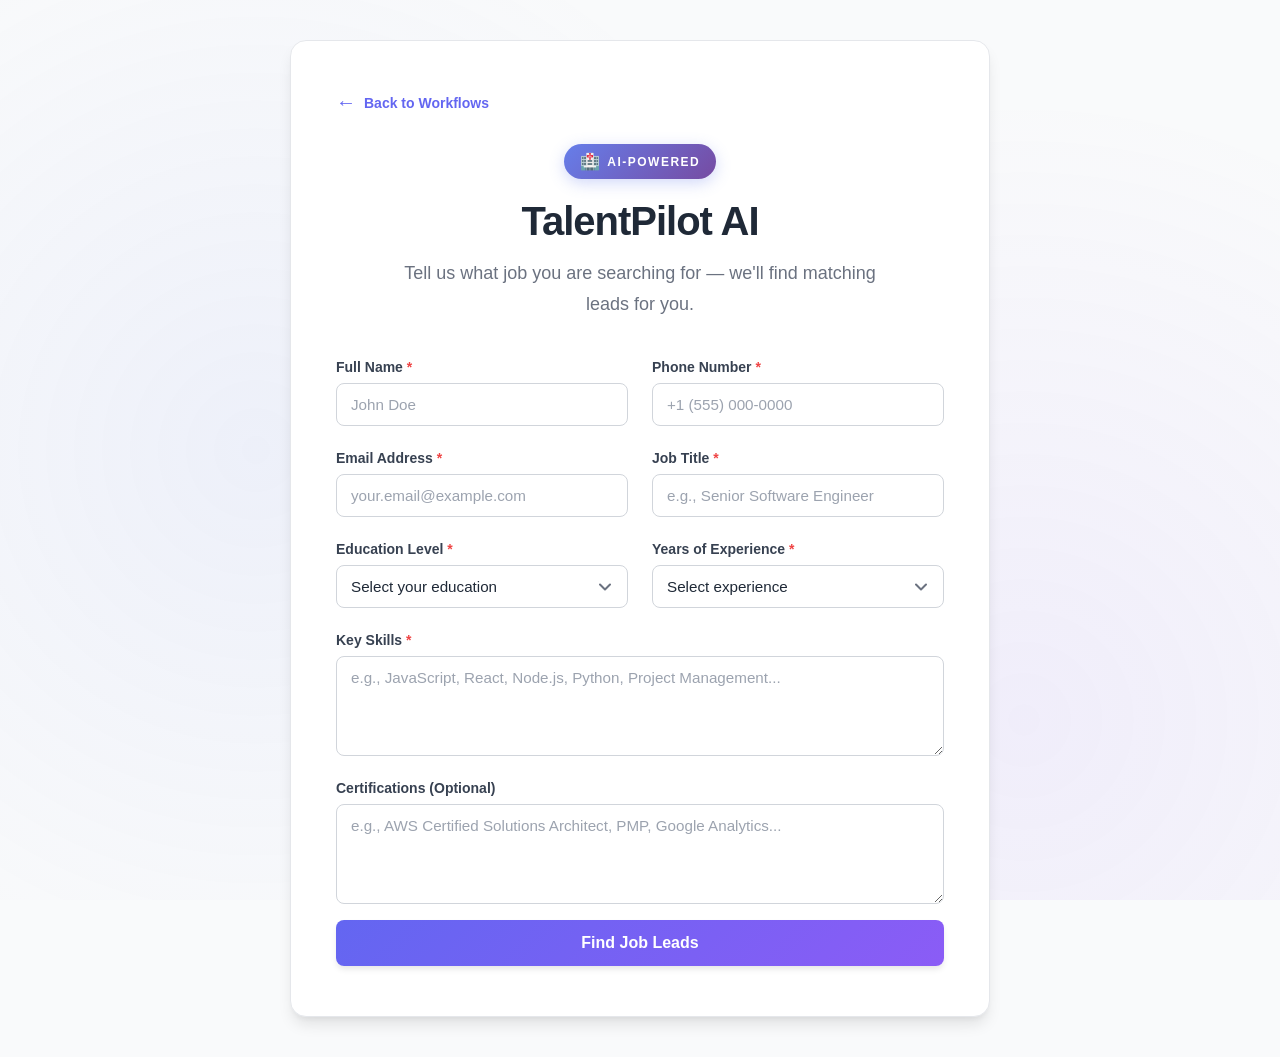
<file: ai-medical-assistant.html>
<!DOCTYPE html>
<html lang="en">
<head>
    <meta charset="UTF-8">
    <meta name="viewport" content="width=device-width, initial-scale=1.0">
    <title>TalentPilot AI - AI-Powered Job Search</title>
    <style>
        * {
            margin: 0;
            padding: 0;
            box-sizing: border-box;
        }

        body {
            font-family: -apple-system, BlinkMacSystemFont, 'Segoe UI', Roboto, 'Helvetica Neue', Arial, sans-serif;
            background: #f9fafb;
            min-height: 100vh;
            padding: 40px 20px;
            position: relative;
        }

        body::before {
            content: '';
            position: fixed;
            top: 0;
            left: 0;
            right: 0;
            bottom: 0;
            background: 
                radial-gradient(circle at 20% 50%, rgba(102, 126, 234, 0.08) 0%, transparent 50%),
                radial-gradient(circle at 80% 80%, rgba(139, 92, 246, 0.08) 0%, transparent 50%);
            pointer-events: none;
        }

        .container {
            max-width: 700px;
            margin: 0 auto;
            background: #ffffff;
            border-radius: 16px;
            padding: 50px 45px;
            box-shadow: 
                0 10px 15px -3px rgba(0, 0, 0, 0.1),
                0 4px 6px -2px rgba(0, 0, 0, 0.05);
            border: 1px solid #e5e7eb;
            position: relative;
            z-index: 1;
        }

        .header {
            text-align: center;
            margin-bottom: 40px;
        }

        .ai-badge {
            display: inline-flex;
            align-items: center;
            gap: 6px;
            background: linear-gradient(135deg, #667eea 0%, #764ba2 100%);
            color: white;
            padding: 8px 16px;
            border-radius: 50px;
            font-size: 0.75rem;
            font-weight: 700;
            text-transform: uppercase;
            letter-spacing: 1.5px;
            margin-bottom: 20px;
            box-shadow: 0 4px 15px rgba(102, 126, 234, 0.3);
        }

        .ai-badge::before {
            content: '🏥'; /* Changed from ✦ to keep theme style, but keeping the original emoji style of the first page */
            font-size: 1rem;
        }

        h1 {
            font-size: 2.5rem; /* Changed from 2.75rem */
            font-weight: 700; /* Changed from 800 */
            color: #1f2937; /* Changed from #ffffff */
            margin-bottom: 14px;
            letter-spacing: -1px;
            text-shadow: none; /* Removed text-shadow */
        }

        .subtitle {
            font-size: 1.125rem;
            color: #6b7280; /* Changed from #a0aec0 */
            line-height: 1.7;
            max-width: 500px;
            margin: 0 auto;
        }

        .back-link {
            display: inline-flex;
            align-items: center;
            gap: 8px;
            color: #6366f1;
            text-decoration: none;
            font-weight: 600;
            font-size: 0.875rem;
            margin-bottom: 30px;
            transition: color 0.2s;
        }

        .back-link:hover {
            color: #4f46e5;
        }

        .back-link::before {
            content: '←';
            font-size: 1.25rem;
        }

        .form-grid {
            display: grid;
            grid-template-columns: 1fr;
            gap: 24px;
            margin-top: 40px;
        }

        .form-row {
            display: grid;
            grid-template-columns: 1fr 1fr;
            gap: 24px;
        }

        .form-group {
            display: flex;
            flex-direction: column;
        }

        label {
            font-size: 0.875rem;
            font-weight: 600;
            color: #374151; /* Changed from #cbd5e0 */
            margin-bottom: 8px; /* Changed from 10px */
            letter-spacing: normal; /* Changed from 0.5px */
        }
        
        /* Added from first page */
        label .required {
            color: #ef4444;
        }

        input,
        textarea,
        select {
            width: 100%;
            padding: 12px 14px; /* Changed from 14px 16px */
            font-size: 0.95rem;
            color: #1f2937; /* Changed from #e2e8f0 */
            background: #ffffff; /* Changed from rgba(30, 41, 59, 0.6) */
            border: 1.5px solid #d1d5db; /* Changed from rgba(255, 255, 255, 0.1) */
            border-radius: 8px; /* Changed from 10px */
            transition: all 0.2s ease; /* Changed from 0.3s ease */
            font-family: inherit;
        }

        input:focus,
        textarea:focus,
        select:focus {
            outline: none;
            border-color: #6366f1; /* Changed from #667eea */
            background: #ffffff; /* Changed from rgba(30, 41, 59, 0.8) */
            box-shadow: 0 0 0 3px rgba(99, 102, 241, 0.1); /* Changed from rgba(102, 126, 234, 0.15) */
        }

        input::placeholder,
        textarea::placeholder {
            color: #9ca3af; /* Changed from #64748b */
        }

        textarea {
            resize: vertical;
            min-height: 100px;
        }

        select {
            cursor: pointer;
            appearance: none;
            background-image: url("data:image/svg+xml,%3Csvg width='12' height='8' viewBox='0 0 12 8' fill='none' xmlns='http://www.w3.org/2000/svg'%3E%3Cpath d='M1 1.5L6 6.5L11 1.5' stroke='%236b7280' stroke-width='2' stroke-linecap='round' stroke-linejoin='round'/%3E%3C/svg%3E"); /* Changed stroke color to fit light theme */
            background-repeat: no-repeat;
            background-position: right 16px center;
            padding-right: 40px;
        }

        button {
            width: 100%;
            padding: 14px; /* Changed from 18px */
            font-size: 1rem;
            font-weight: 600; /* Changed from 700 */
            color: white;
            background: linear-gradient(135deg, #6366f1 0%, #8b5cf6 100%); /* Changed gradient colors and direction */
            border: none;
            border-radius: 8px; /* Changed from 10px */
            cursor: pointer;
            transition: all 0.2s ease; /* Changed from 0.3s ease */
            text-transform: none; /* Removed uppercase */
            letter-spacing: normal; /* Removed letter-spacing */
            margin-top: 16px;
            box-shadow: 0 4px 6px -1px rgba(0, 0, 0, 0.1); /* Changed box-shadow */
        }

        button:hover {
            transform: translateY(-2px);
            box-shadow: 0 10px 15px -3px rgba(0, 0, 0, 0.1); /* Changed box-shadow */
        }

        button:active {
            transform: translateY(0);
        }

        .confirmation {
            display: none;
            background: linear-gradient(135deg, #10b981, #059669);
            color: white;
            padding: 18px 24px; /* Changed from 20px 24px */
            border-radius: 8px; /* Changed from 10px */
            text-align: center;
            font-size: 1rem; /* Changed from 1.05rem */
            font-weight: 600;
            margin-top: 24px;
            box-shadow: 0 4px 6px -1px rgba(16, 185, 129, 0.3); /* Changed box-shadow */
            border: none; /* Removed border */
        }

        .confirmation.show {
            display: block;
            animation: slideIn 0.5s ease;
        }

        @keyframes slideIn {
            from {
                opacity: 0;
                transform: translateY(-20px);
            }
            to {
                opacity: 1;
                transform: translateY(0);
            }
        }

        /* Removed .info-box CSS as it was not in the original second page */

        @media (max-width: 768px) {
            .container {
                padding: 40px 24px;
            }

            h1 {
                font-size: 2rem; /* Changed from 2.25rem */
            }

            .form-row {
                grid-template-columns: 1fr;
            }

            .subtitle {
                font-size: 1rem;
            }
        }
    </style>
</head>
<body>
    <div class="container">
        <a href="index.html" class="back-link">Back to Workflows</a>
        
        <div class="header">
            <span class="ai-badge">AI-Powered</span>
            <h1>TalentPilot AI</h1>
            <p class="subtitle">Tell us what job you are searching for — we'll find matching leads for you.</p>
        </div>
        
        <form id="jobForm" action="https://farooqhassnain786.app.n8n.cloud/webhook/d7e74325-b7d6-436b-95ab-7130bc829a5c" method="POST">
            <div class="form-grid">
                <div class="form-row">
                    <div class="form-group">
                        <label for="name">Full Name <span class="required">*</span></label>
                        <input 
                            type="text" 
                            id="name" 
                            name="name" 
                            placeholder="John Doe" 
                            required
                        >
                    </div>
                    
                    <div class="form-group">
                        <label for="phone">Phone Number <span class="required">*</span></label>
                        <input 
                            type="tel" 
                            id="phone" 
                            name="phone" 
                            placeholder="+1 (555) 000-0000" 
                            required
                        >
                    </div>
                </div>

                <div class="form-row">
                    <div class="form-group">
                        <label for="email">Email Address <span class="required">*</span></label>
                        <input 
                            type="email" 
                            id="email" 
                            name="email" 
                            placeholder="your.email@example.com" 
                            required
                        >
                    </div>
                    
                    <div class="form-group">
                        <label for="jobTitle">Job Title <span class="required">*</span></label>
                        <input 
                            type="text" 
                            id="jobTitle" 
                            name="jobTitle" 
                            placeholder="e.g., Senior Software Engineer" 
                            required
                        >
                    </div>
                </div>

                <div class="form-row">
                    <div class="form-group">
                        <label for="education">Education Level <span class="required">*</span></label>
                        <select id="education" name="education" required>
                            <option value="">Select your education</option>
                            <option value="high-school">High School</option>
                            <option value="associate">Associate Degree</option>
                            <option value="bachelor">Bachelor's Degree</option>
                            <option value="master">Master's Degree</option>
                            <option value="phd">Ph.D.</option>
                            <option value="other">Other</option>
                        </select>
                    </div>
                    
                    <div class="form-group">
                        <label for="experience">Years of Experience <span class="required">*</span></label>
                        <select id="experience" name="experience" required>
                            <option value="">Select experience</option>
                            <option value="0-1">0-1 years</option>
                            <option value="1-3">1-3 years</option>
                            <option value="3-5">3-5 years</option>
                            <option value="5-10">5-10 years</option>
                            <option value="10+">10+ years</option>
                        </select>
                    </div>
                </div>

                <div class="form-group">
                    <label for="skills">Key Skills <span class="required">*</span></label>
                    <textarea 
                        id="skills" 
                        name="skills" 
                        placeholder="e.g., JavaScript, React, Node.js, Python, Project Management..." 
                        required
                    ></textarea>
                </div>

                <div class="form-group">
                    <label for="certifications">Certifications (Optional)</label>
                    <textarea 
                        id="certifications" 
                        name="certifications" 
                        placeholder="e.g., AWS Certified Solutions Architect, PMP, Google Analytics..."
                    ></textarea>
                </div>
            </div>
            
            <button type="submit">Find Job Leads</button>
        </form>
        
        <div id="confirmation" class="confirmation">
            ✅ Your request has been received. We'll email you job leads soon.
        </div>
    </div>

    <script>
        document.getElementById('jobForm').addEventListener('submit', function(e) {
            e.preventDefault();
            
            const formData = new FormData(this);
            
            fetch(this.action, {
                method: 'POST',
                body: formData
            })
            .then(response => {
                document.getElementById('confirmation').classList.add('show');
                this.reset();
            })
            .catch(error => {
                document.getElementById('confirmation').classList.add('show');
                this.reset();
            });
        });
    </script>
</body>
</html>
</file>
